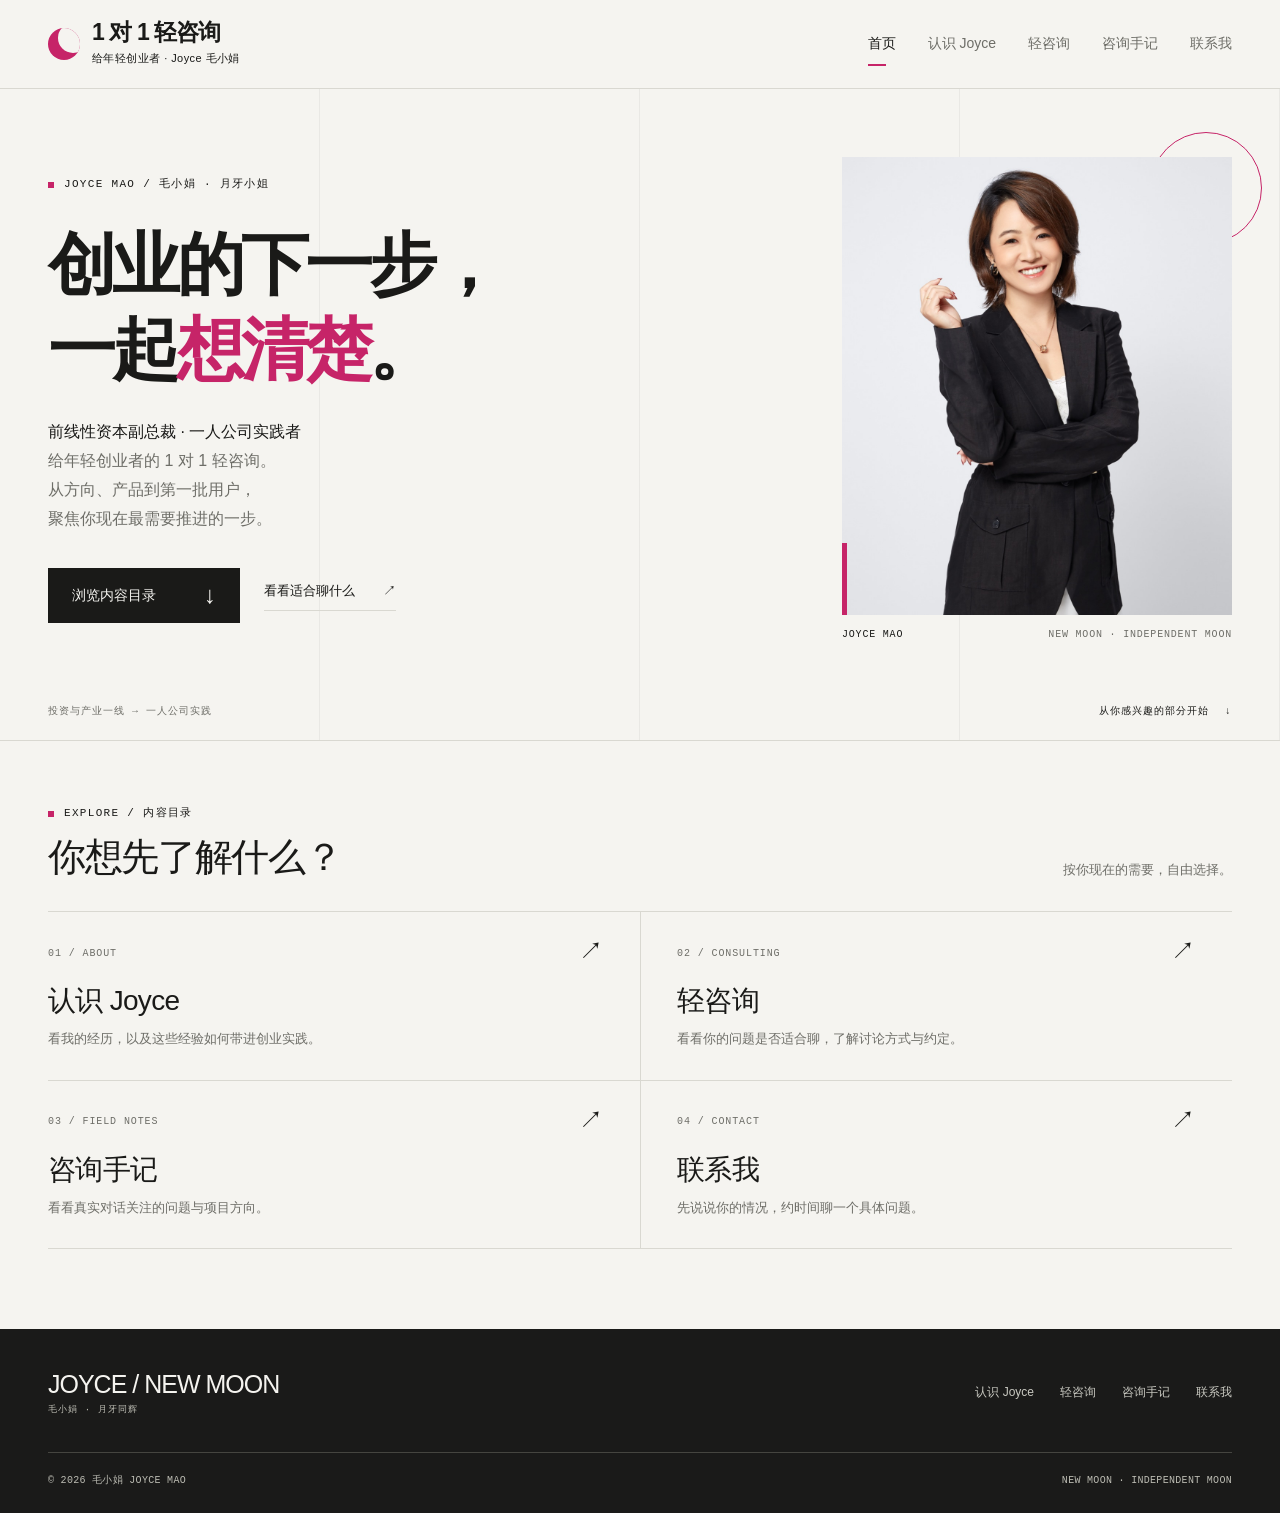
<file: index.html>
<!DOCTYPE html>
<html lang="zh-CN">
<head>
<meta charset="utf-8">
<meta name="viewport" content="width=device-width, initial-scale=1">
<title>毛小娟 Joyce · 月牙小姐</title>
<meta name="description" content="毛小娟 Joyce，前线性资本副总裁、一人公司实践者。给年轻创业者的 1 对 1 轻咨询：一起梳理方向、产品与用户问题，想清楚值得先试的一步。">
<meta property="og:title" content="毛小娟 Joyce · 月牙小姐">
<meta property="og:description" content="毛小娟 Joyce，前线性资本副总裁、一人公司实践者。给年轻创业者的 1 对 1 轻咨询：一起梳理方向、产品与用户问题，想清楚值得先试的一步。">
<meta property="og:type" content="website">
<meta property="og:url" content="https://joycemao2026.github.io/">
<meta property="og:image" content="https://joycemao2026.github.io/assets/photo.jpg">
<link rel="icon" type="image/png" href="assets/favicon.png">
<link rel="stylesheet" href="assets/site.css">
<script src="assets/site.js" defer></script>
<noscript><style>@media(max-width:760px){.desktop-nav{display:flex;flex-wrap:wrap;gap:8px 18px}.desktop-nav a{font-size:12px;padding-block:4px}.menu-toggle{display:none}.header-inner{flex-wrap:wrap;padding-block:16px;gap:16px}}</style></noscript>
</head>
<body data-page="home">
<a class="skip-link" href="#main">跳到内容</a>
<header class="site-header">
  <div class="container header-inner">
    <a class="brand brand--purpose" href="index.html" aria-label="给年轻创业者的 1 对 1 轻咨询 · Joyce 毛小娟 · 首页"><span class="moon-mark" aria-hidden="true"></span><span class="brand-name">1 对 1 轻咨询<span>给年轻创业者 · Joyce 毛小娟</span></span></a>
    <nav class="desktop-nav" aria-label="主导航"><a href="index.html" aria-current="page">首页</a><a href="about.html">认识 Joyce</a><a href="consulting.html">轻咨询</a><a href="notes.html">咨询手记</a><a href="contact.html">联系我</a></nav>
    <button class="menu-toggle" type="button" aria-expanded="false" aria-controls="mobile-menu" aria-label="打开导航菜单"><span class="menu-label">目录</span><span class="menu-bars" aria-hidden="true"><i></i><i></i></span></button>
  </div>
</header>
<div class="mobile-menu" id="mobile-menu" hidden>
  <nav aria-label="移动端主导航"><a href="index.html" aria-current="page"><span aria-hidden="true">00</span>首页</a><a href="about.html"><span aria-hidden="true">01</span>认识 Joyce</a><a href="consulting.html"><span aria-hidden="true">02</span>轻咨询</a><a href="notes.html"><span aria-hidden="true">03</span>咨询手记</a><a href="contact.html"><span aria-hidden="true">04</span>联系我</a></nav>
  <p>NEW MOON<br>INDEPENDENT MOON.</p>
</div>
<main id="main">
<section class="home-hero" aria-labelledby="hero-title">
  <div class="container hero-inner">
    <div class="hero-copy">
      <p class="eyebrow">JOYCE MAO / 毛小娟 · 月牙小姐</p>
      <h1 id="hero-title">创业的下一步，<br>一起<em>想清楚</em>。</h1>
      <p class="hero-intro"><strong>前线性资本副总裁 · 一人公司实践者</strong><br>给年轻创业者的 1 对 1 轻咨询。<br>从方向、产品到第一批用户，<br>聚焦你现在最需要推进的一步。</p>
      <div class="hero-actions">
        <a class="button" href="#explore">浏览内容目录 <span class="arrow" aria-hidden="true">↓</span></a>
        <a class="text-link" href="consulting.html">看看适合聊什么 <span aria-hidden="true">↗</span></a>
      </div>
    </div>
    <figure class="hero-photo">
      <div class="photo-frame"><img src="assets/photo.jpg" alt="毛小娟 Joyce" width="1066" height="1600" fetchpriority="high"></div>
      <figcaption class="photo-caption"><span>JOYCE MAO</span><span>NEW MOON · INDEPENDENT MOON</span></figcaption>
    </figure>
  </div>
  <div class="container hero-foot"><span>投资与产业一线 → 一人公司实践</span><a href="#explore">从你感兴趣的部分开始 <span aria-hidden="true">↓</span></a></div>
</section>
<section class="container directory" id="explore" aria-labelledby="explore-title">
  <div class="section-heading">
    <div><p class="eyebrow">EXPLORE / 内容目录</p><h2 id="explore-title">你想先了解什么？</h2></div>
    <p>按你现在的需要，自由选择。</p>
  </div>
  <div class="category-grid">
    <a class="category" href="about.html"><div class="category-top"><span>01 / ABOUT</span><span class="arrow" aria-hidden="true">↗</span></div><h3>认识 Joyce</h3><p>看我的经历，以及这些经验如何带进创业实践。</p></a>
    <a class="category" href="consulting.html"><div class="category-top"><span>02 / CONSULTING</span><span class="arrow" aria-hidden="true">↗</span></div><h3>轻咨询</h3><p>看看你的问题是否适合聊，了解讨论方式与约定。</p></a>
    <a class="category" href="notes.html"><div class="category-top"><span>03 / FIELD NOTES</span><span class="arrow" aria-hidden="true">↗</span></div><h3>咨询手记</h3><p>看看真实对话关注的问题与项目方向。</p></a>
    <a class="category" href="contact.html"><div class="category-top"><span>04 / CONTACT</span><span class="arrow" aria-hidden="true">↗</span></div><h3>联系我</h3><p>先说说你的情况，约时间聊一个具体问题。</p></a>
  </div>
</section>
</main>
<footer class="site-footer">
  <div class="container">
    <div class="footer-top"><a class="footer-brand" href="index.html">JOYCE / NEW MOON<span>毛小娟 · 月牙同辉</span></a><nav class="footer-nav" aria-label="页脚导航"><a href="about.html">认识 Joyce</a><a href="consulting.html">轻咨询</a><a href="notes.html">咨询手记</a><a href="contact.html">联系我</a></nav></div>
    <div class="footer-bottom"><span>© 2026 毛小娟 JOYCE MAO</span><span>NEW MOON · INDEPENDENT MOON</span></div>
  </div>
</footer>
</body>
</html>
</file>
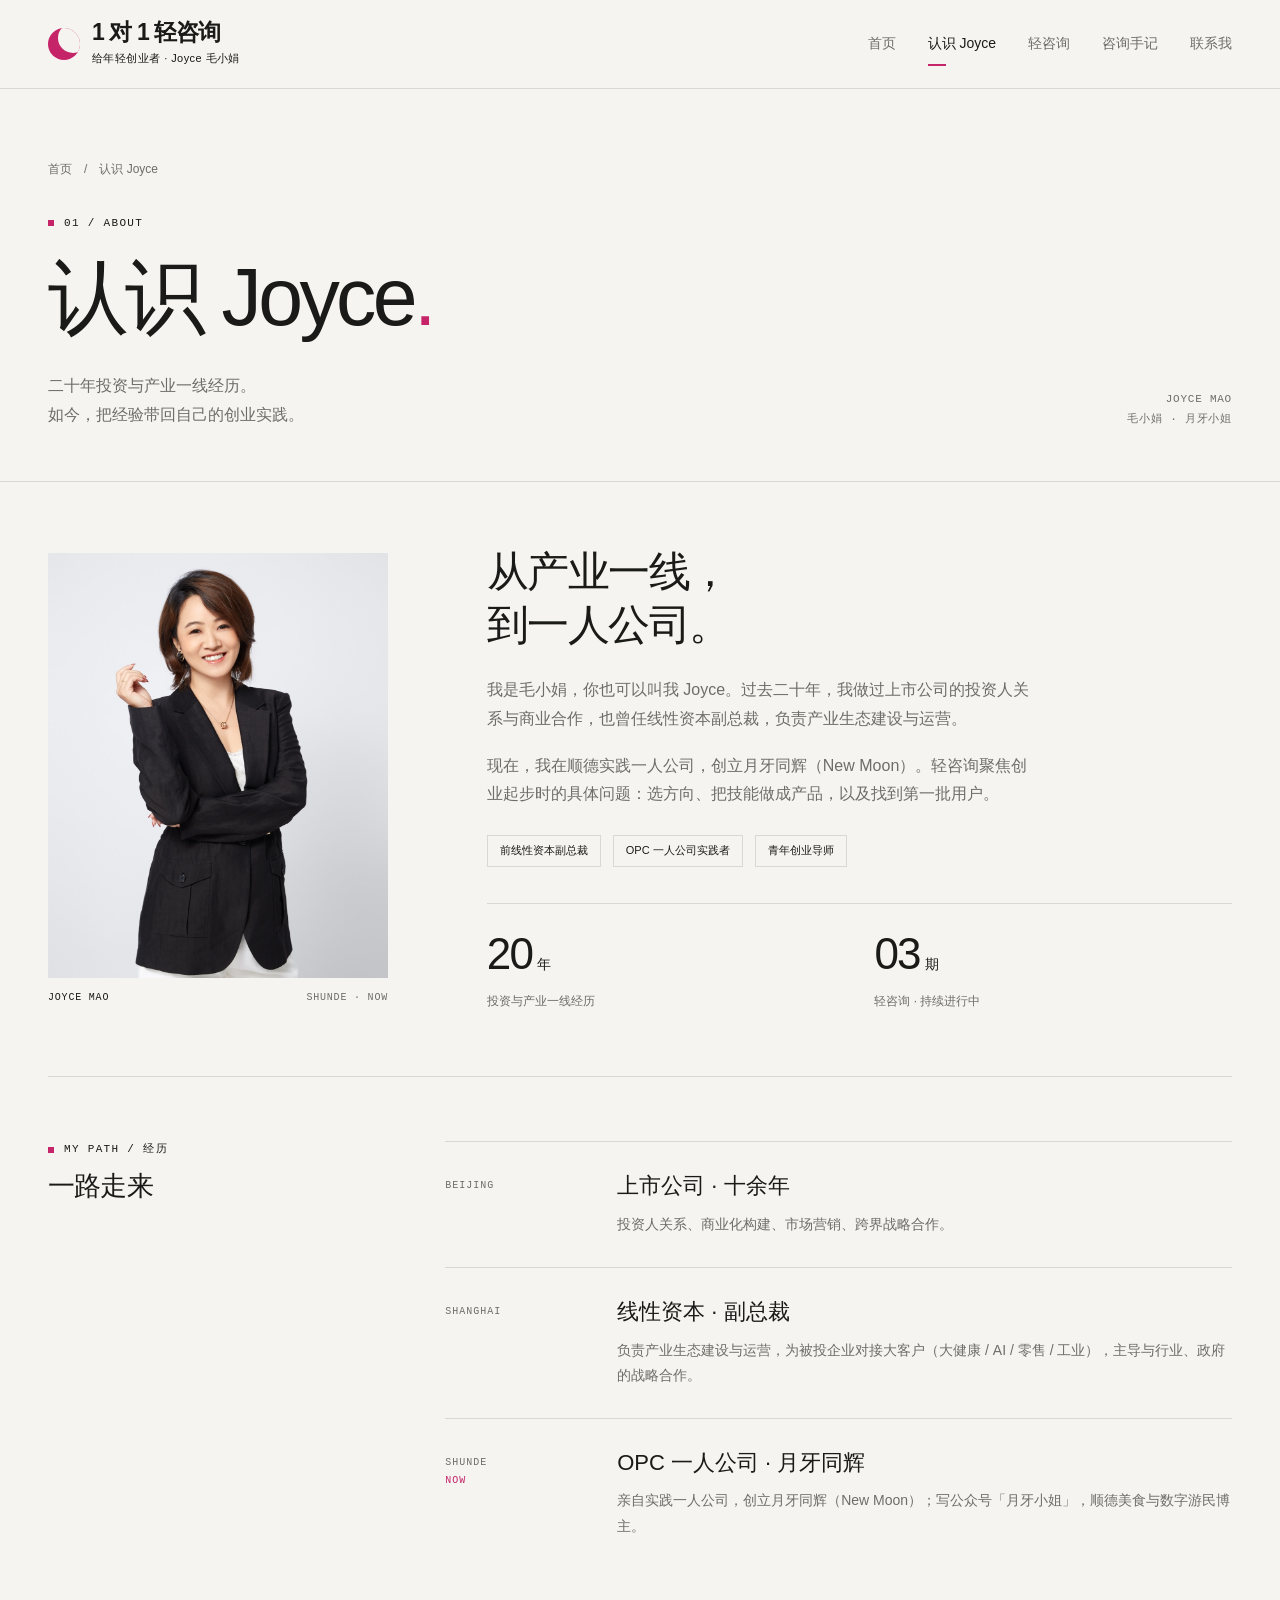
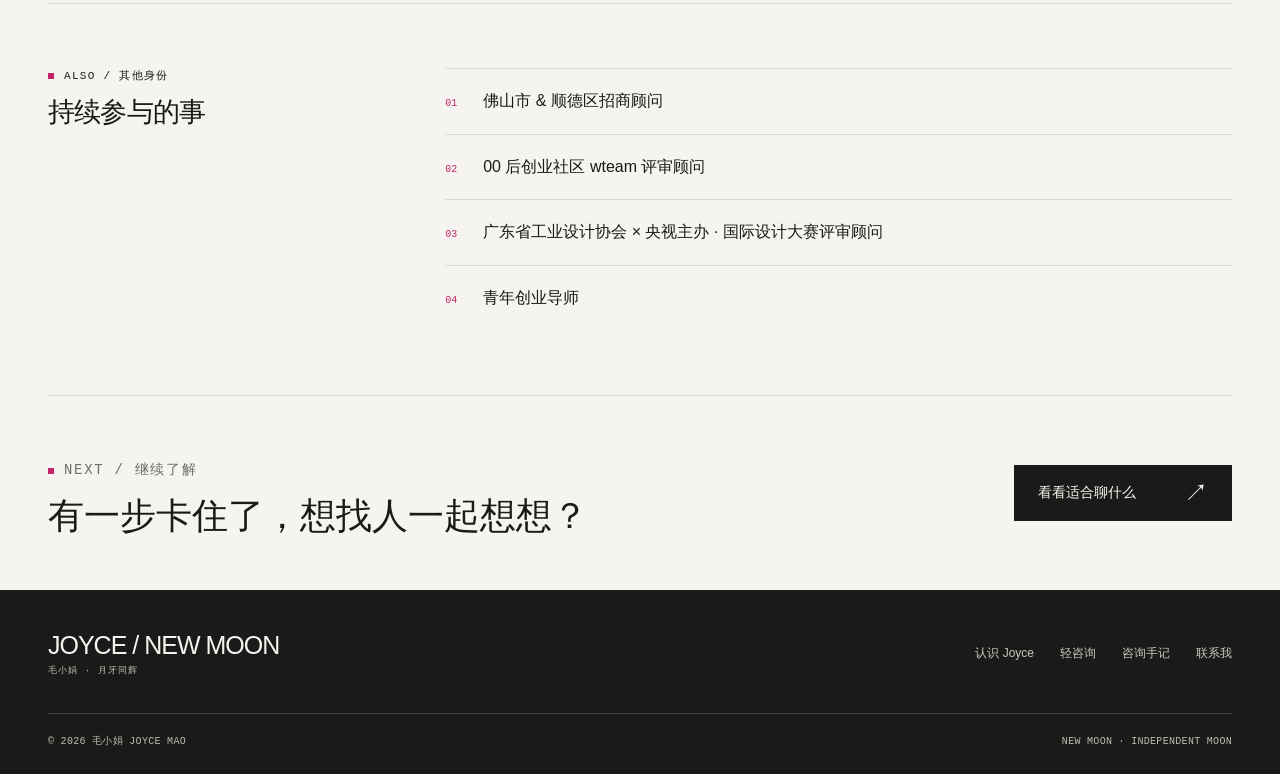
<file: about.html>
<!DOCTYPE html>
<html lang="zh-CN">
<head>
<meta charset="utf-8">
<meta name="viewport" content="width=device-width, initial-scale=1">
<title>认识 Joyce · 毛小娟</title>
<meta name="description" content="认识毛小娟 Joyce：二十年投资与产业一线经历，曾任线性资本副总裁，如今在顺德实践一人公司月牙同辉。">
<meta property="og:title" content="认识 Joyce · 毛小娟">
<meta property="og:description" content="认识毛小娟 Joyce：二十年投资与产业一线经历，曾任线性资本副总裁，如今在顺德实践一人公司月牙同辉。">
<meta property="og:type" content="website">
<meta property="og:url" content="https://joycemao2026.github.io/about.html">
<meta property="og:image" content="https://joycemao2026.github.io/assets/photo.jpg">
<link rel="icon" type="image/png" href="assets/favicon.png">
<link rel="stylesheet" href="assets/site.css">
<script src="assets/site.js" defer></script>
<noscript><style>@media(max-width:760px){.desktop-nav{display:flex;flex-wrap:wrap;gap:8px 18px}.desktop-nav a{font-size:12px;padding-block:4px}.menu-toggle{display:none}.header-inner{flex-wrap:wrap;padding-block:16px;gap:16px}}</style></noscript>
</head>
<body data-page="about">
<a class="skip-link" href="#main">跳到内容</a>
<header class="site-header">
  <div class="container header-inner">
    <a class="brand brand--purpose" href="index.html" aria-label="给年轻创业者的 1 对 1 轻咨询 · Joyce 毛小娟 · 首页"><span class="moon-mark" aria-hidden="true"></span><span class="brand-name">1 对 1 轻咨询<span>给年轻创业者 · Joyce 毛小娟</span></span></a>
    <nav class="desktop-nav" aria-label="主导航"><a href="index.html">首页</a><a href="about.html" aria-current="page">认识 Joyce</a><a href="consulting.html">轻咨询</a><a href="notes.html">咨询手记</a><a href="contact.html">联系我</a></nav>
    <button class="menu-toggle" type="button" aria-expanded="false" aria-controls="mobile-menu" aria-label="打开导航菜单"><span class="menu-label">目录</span><span class="menu-bars" aria-hidden="true"><i></i><i></i></span></button>
  </div>
</header>
<div class="mobile-menu" id="mobile-menu" hidden>
  <nav aria-label="移动端主导航"><a href="index.html"><span aria-hidden="true">00</span>首页</a><a href="about.html" aria-current="page"><span aria-hidden="true">01</span>认识 Joyce</a><a href="consulting.html"><span aria-hidden="true">02</span>轻咨询</a><a href="notes.html"><span aria-hidden="true">03</span>咨询手记</a><a href="contact.html"><span aria-hidden="true">04</span>联系我</a></nav>
  <p>NEW MOON<br>INDEPENDENT MOON.</p>
</div>
<main id="main">
<section class="page-heading"><div class="container">
  <nav class="breadcrumb" aria-label="面包屑"><a href="index.html">首页</a><span aria-hidden="true">/</span><span>认识 Joyce</span></nav>
  <div class="heading-row"><div><p class="eyebrow">01 / ABOUT</p><h1>认识 Joyce<span class="accent">.</span></h1><p class="lead">二十年投资与产业一线经历。<br>如今，把经验带回自己的创业实践。</p></div><p class="heading-aside">JOYCE MAO<br>毛小娟 · 月牙小姐</p></div>
</div></section>
<div class="container">
  <section class="about-intro" aria-labelledby="about-intro-title">
    <figure class="about-photo"><img src="assets/photo.jpg" alt="毛小娟 Joyce" width="1066" height="1600"><figcaption class="photo-caption"><span>JOYCE MAO</span><span>SHUNDE · NOW</span></figcaption></figure>
    <div class="about-copy"><h2 id="about-intro-title">从产业一线，<br>到一人公司。</h2><p>我是毛小娟，你也可以叫我 Joyce。过去二十年，我做过上市公司的投资人关系与商业合作，也曾任线性资本副总裁，负责产业生态建设与运营。</p><p>现在，我在顺德实践一人公司，创立月牙同辉（New Moon）。轻咨询聚焦创业起步时的具体问题：选方向、把技能做成产品，以及找到第一批用户。</p>
      <div class="credentials"><span>前线性资本副总裁</span><span>OPC 一人公司实践者</span><span>青年创业导师</span></div>
      <div class="facts"><div class="fact"><strong>20<small>年</small></strong><p>投资与产业一线经历</p></div><div class="fact"><strong>03<small>期</small></strong><p>轻咨询 · 持续进行中</p></div></div>
    </div>
  </section>
  <section class="split-section" aria-labelledby="path-title"><div class="section-label"><p class="eyebrow">MY PATH / 经历</p><h2 id="path-title">一路走来</h2></div>
    <div class="timeline">
      <article><p class="place">BEIJING</p><div><h3>上市公司 · 十余年</h3><p>投资人关系、商业化构建、市场营销、跨界战略合作。</p></div></article>
      <article><p class="place">SHANGHAI</p><div><h3>线性资本 · 副总裁</h3><p>负责产业生态建设与运营，为被投企业对接大客户（大健康 / AI / 零售 / 工业），主导与行业、政府的战略合作。</p></div></article>
      <article><p class="place">SHUNDE <span>NOW</span></p><div><h3>OPC 一人公司 · 月牙同辉</h3><p>亲自实践一人公司，创立月牙同辉（New Moon）；写公众号「月牙小姐」，顺德美食与数字游民博主。</p></div></article>
    </div>
  </section>
  <section class="split-section" aria-labelledby="roles-title"><div class="section-label"><p class="eyebrow">ALSO / 其他身份</p><h2 id="roles-title">持续参与的事</h2></div><ul class="role-list">
    <li><span>01</span>佛山市 &amp; 顺德区招商顾问</li>
    <li><span>02</span>00 后创业社区 wteam 评审顾问</li>
    <li><span>03</span>广东省工业设计协会 × 央视主办 · 国际设计大赛评审顾问</li>
    <li><span>04</span>青年创业导师</li>
  </ul></section>
  <section class="next-step"><div><p class="eyebrow">NEXT / 继续了解</p><h2>有一步卡住了，想找人一起想想？</h2></div><a class="button" href="consulting.html">看看适合聊什么 <span class="arrow" aria-hidden="true">↗</span></a></section>
</div>
</main>
<footer class="site-footer">
  <div class="container">
    <div class="footer-top"><a class="footer-brand" href="index.html">JOYCE / NEW MOON<span>毛小娟 · 月牙同辉</span></a><nav class="footer-nav" aria-label="页脚导航"><a href="about.html">认识 Joyce</a><a href="consulting.html">轻咨询</a><a href="notes.html">咨询手记</a><a href="contact.html">联系我</a></nav></div>
    <div class="footer-bottom"><span>© 2026 毛小娟 JOYCE MAO</span><span>NEW MOON · INDEPENDENT MOON</span></div>
  </div>
</footer>
</body>
</html>
</file>
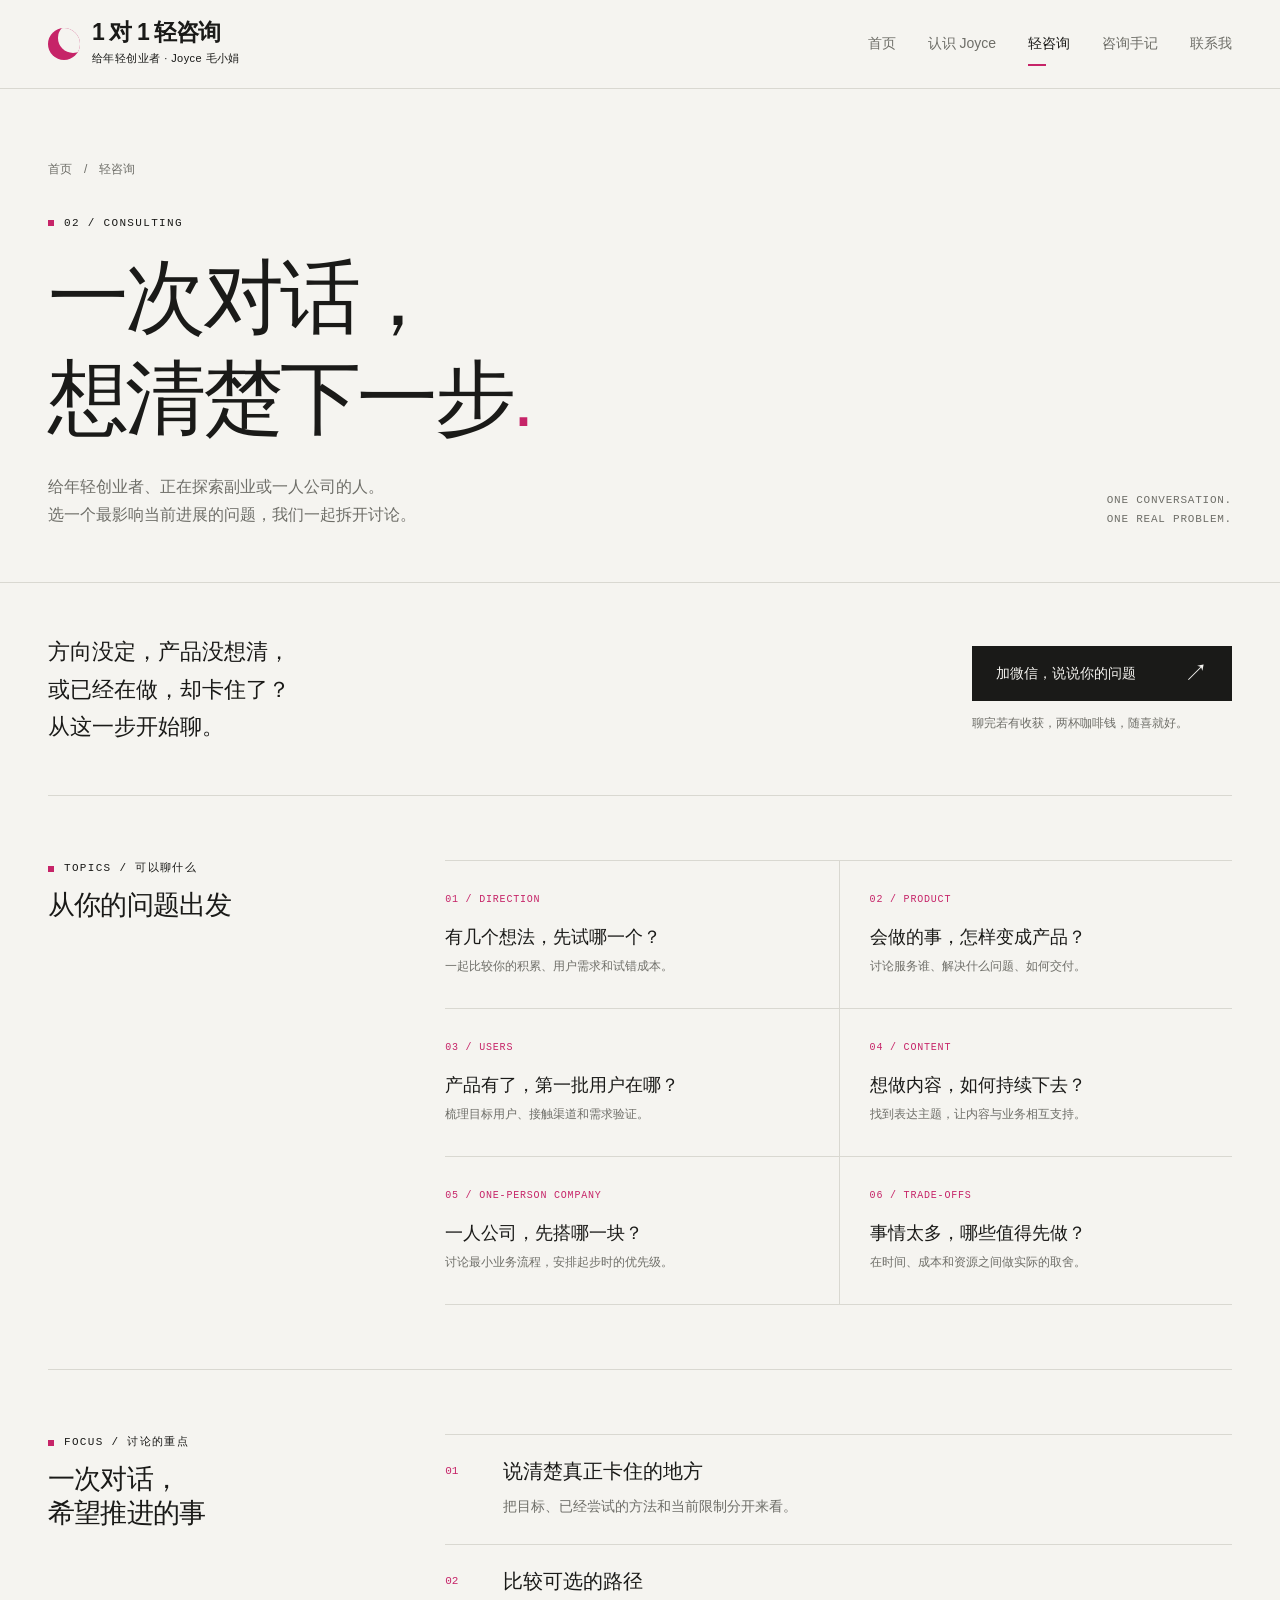
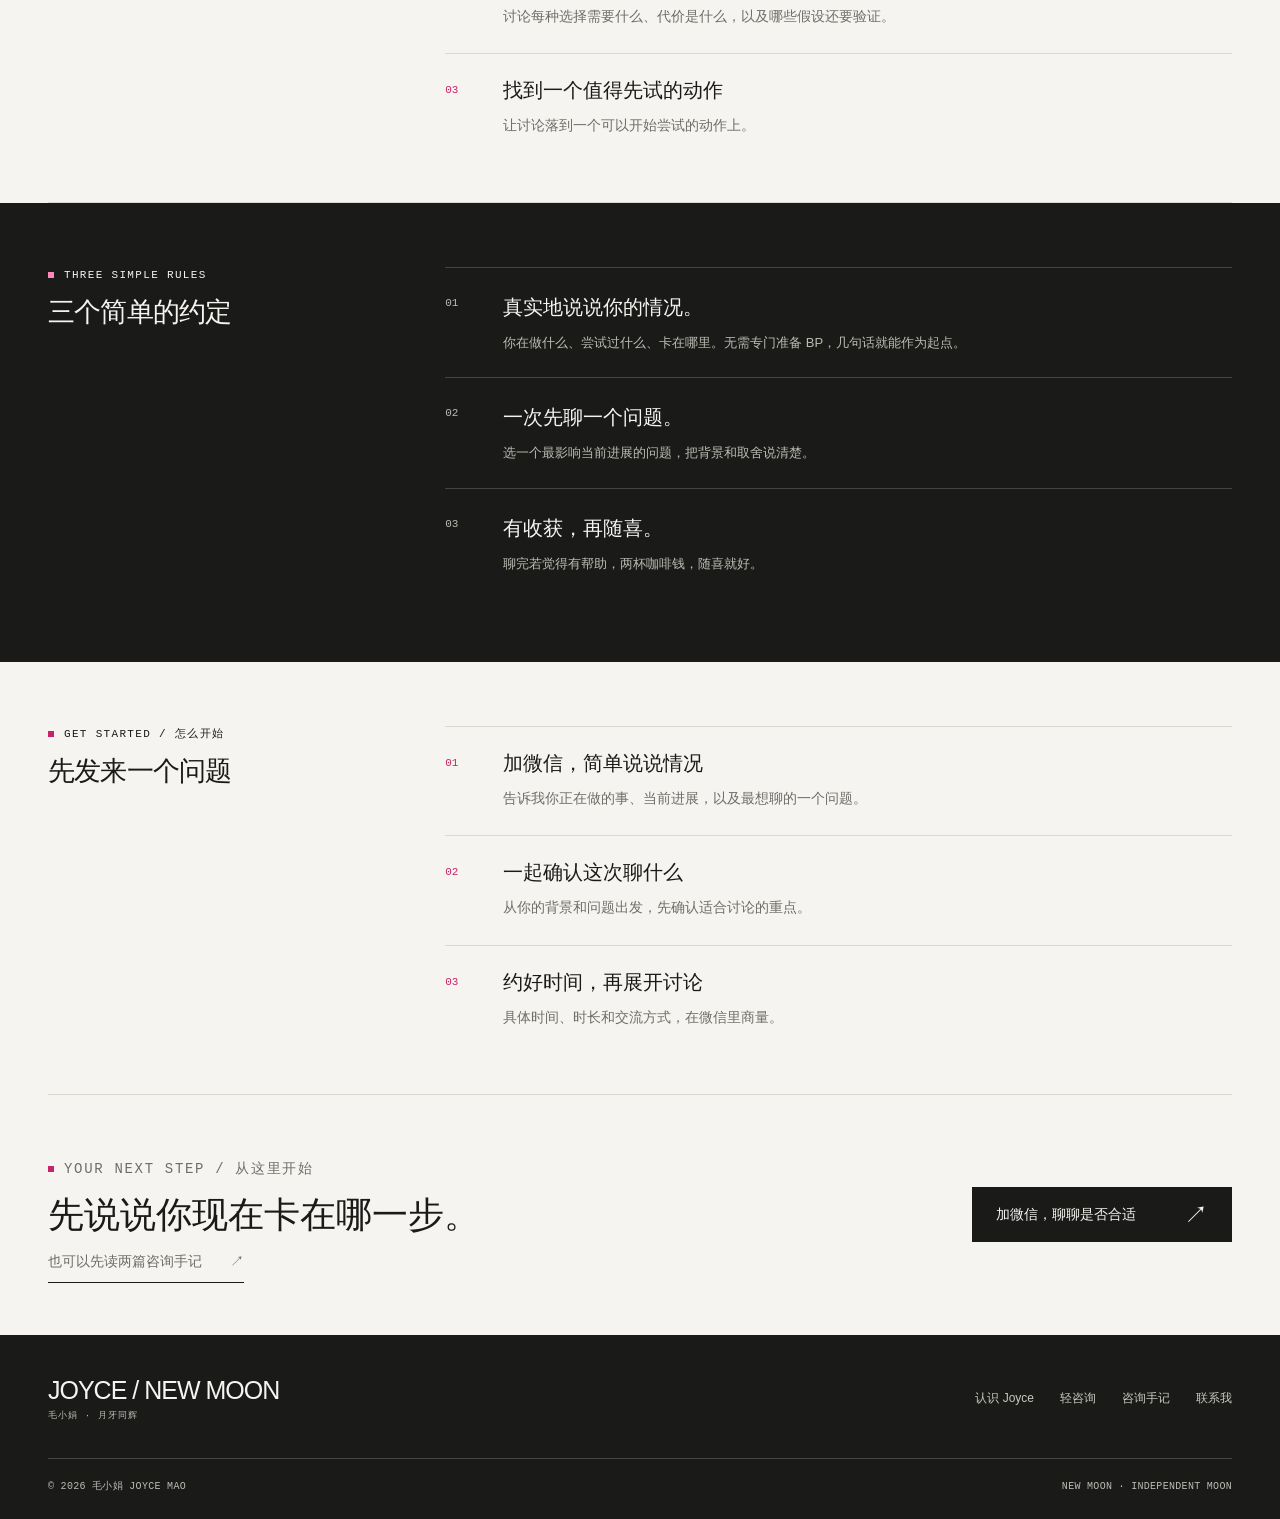
<file: consulting.html>
<!DOCTYPE html>
<html lang="zh-CN">
<head>
<meta charset="utf-8">
<meta name="viewport" content="width=device-width, initial-scale=1">
<title>轻咨询 · 毛小娟 Joyce</title>
<meta name="description" content="面向年轻创业者，以及正在探索副业或一人公司的人。1 对 1 轻咨询，一起拆解方向、产品与用户问题，想清楚值得先试的一步。">
<meta property="og:title" content="轻咨询 · 毛小娟 Joyce">
<meta property="og:description" content="面向年轻创业者，以及正在探索副业或一人公司的人。1 对 1 轻咨询，一起拆解方向、产品与用户问题，想清楚值得先试的一步。">
<meta property="og:type" content="website">
<meta property="og:url" content="https://joycemao2026.github.io/consulting.html">
<meta property="og:image" content="https://joycemao2026.github.io/assets/photo.jpg">
<link rel="icon" type="image/png" href="assets/favicon.png">
<link rel="stylesheet" href="assets/site.css">
<script src="assets/site.js" defer></script>
<noscript><style>@media(max-width:760px){.desktop-nav{display:flex;flex-wrap:wrap;gap:8px 18px}.desktop-nav a{font-size:12px;padding-block:4px}.menu-toggle{display:none}.header-inner{flex-wrap:wrap;padding-block:16px;gap:16px}}</style></noscript>
</head>
<body data-page="consulting">
<a class="skip-link" href="#main">跳到内容</a>
<header class="site-header">
  <div class="container header-inner">
    <a class="brand brand--purpose" href="index.html" aria-label="给年轻创业者的 1 对 1 轻咨询 · Joyce 毛小娟 · 首页"><span class="moon-mark" aria-hidden="true"></span><span class="brand-name">1 对 1 轻咨询<span>给年轻创业者 · Joyce 毛小娟</span></span></a>
    <nav class="desktop-nav" aria-label="主导航"><a href="index.html">首页</a><a href="about.html">认识 Joyce</a><a href="consulting.html" aria-current="page">轻咨询</a><a href="notes.html">咨询手记</a><a href="contact.html">联系我</a></nav>
    <button class="menu-toggle" type="button" aria-expanded="false" aria-controls="mobile-menu" aria-label="打开导航菜单"><span class="menu-label">目录</span><span class="menu-bars" aria-hidden="true"><i></i><i></i></span></button>
  </div>
</header>
<div class="mobile-menu" id="mobile-menu" hidden>
  <nav aria-label="移动端主导航"><a href="index.html"><span aria-hidden="true">00</span>首页</a><a href="about.html"><span aria-hidden="true">01</span>认识 Joyce</a><a href="consulting.html" aria-current="page"><span aria-hidden="true">02</span>轻咨询</a><a href="notes.html"><span aria-hidden="true">03</span>咨询手记</a><a href="contact.html"><span aria-hidden="true">04</span>联系我</a></nav>
  <p>NEW MOON<br>INDEPENDENT MOON.</p>
</div>
<main id="main">
<section class="page-heading"><div class="container">
  <nav class="breadcrumb" aria-label="面包屑"><a href="index.html">首页</a><span aria-hidden="true">/</span><span>轻咨询</span></nav>
  <div class="heading-row"><div><p class="eyebrow">02 / CONSULTING</p><h1>一次对话，<br>想清楚下一步<span class="accent">.</span></h1><p class="lead">给年轻创业者、正在探索副业或一人公司的人。<br>选一个最影响当前进展的问题，我们一起拆开讨论。</p></div><p class="heading-aside">ONE CONVERSATION.<br>ONE REAL PROBLEM.</p></div>
</div></section>
<div class="container">
  <section class="consult-intro" aria-label="轻咨询介绍"><p>方向没定，产品没想清，<br>或已经在做，却卡住了？<br>从这一步开始聊。</p><div class="consult-cta"><a class="button" href="contact.html#wechat">加微信，说说你的问题 <span class="arrow" aria-hidden="true">↗</span></a><p class="consult-fee">聊完若有收获，两杯咖啡钱，随喜就好。</p></div></section>
  <section class="split-section" aria-labelledby="topics-title"><div class="section-label"><p class="eyebrow">TOPICS / 可以聊什么</p><h2 id="topics-title">从你的问题出发</h2></div><div class="topic-list">
    <article class="topic"><span>01 / DIRECTION</span><h3>有几个想法，先试哪一个？</h3><p>一起比较你的积累、用户需求和试错成本。</p></article>
    <article class="topic"><span>02 / PRODUCT</span><h3>会做的事，怎样变成产品？</h3><p>讨论服务谁、解决什么问题、如何交付。</p></article>
    <article class="topic"><span>03 / USERS</span><h3>产品有了，第一批用户在哪？</h3><p>梳理目标用户、接触渠道和需求验证。</p></article>
    <article class="topic"><span>04 / CONTENT</span><h3>想做内容，如何持续下去？</h3><p>找到表达主题，让内容与业务相互支持。</p></article>
    <article class="topic"><span>05 / ONE-PERSON COMPANY</span><h3>一人公司，先搭哪一块？</h3><p>讨论最小业务流程，安排起步时的优先级。</p></article>
    <article class="topic"><span>06 / TRADE-OFFS</span><h3>事情太多，哪些值得先做？</h3><p>在时间、成本和资源之间做实际的取舍。</p></article>
  </div></section>
  <section class="split-section" aria-labelledby="discussion-title"><div class="section-label"><p class="eyebrow">FOCUS / 讨论的重点</p><h2 id="discussion-title">一次对话，<br>希望推进的事</h2></div><ol class="consult-list">
    <li><span>01</span><div><h3>说清楚真正卡住的地方</h3><p>把目标、已经尝试的方法和当前限制分开来看。</p></div></li>
    <li><span>02</span><div><h3>比较可选的路径</h3><p>讨论每种选择需要什么、代价是什么，以及哪些假设还要验证。</p></div></li>
    <li><span>03</span><div><h3>找到一个值得先试的动作</h3><p>让讨论落到一个可以开始尝试的动作上。</p></div></li>
  </ol></section>
</div>
<section class="rules-panel" aria-labelledby="rules-title"><div class="container split-section">
  <div class="section-label"><p class="eyebrow">THREE SIMPLE RULES</p><h2 id="rules-title">三个简单的约定</h2></div>
  <div>
    <div class="rule"><span>01</span><div><h3>真实地说说你的情况。</h3><p>你在做什么、尝试过什么、卡在哪里。无需专门准备 BP，几句话就能作为起点。</p></div></div>
    <div class="rule"><span>02</span><div><h3>一次先聊一个问题。</h3><p>选一个最影响当前进展的问题，把背景和取舍说清楚。</p></div></div>
    <div class="rule"><span>03</span><div><h3>有收获，再随喜。</h3><p>聊完若觉得有帮助，两杯咖啡钱，随喜就好。</p></div></div>
  </div>
</div></section>
<div class="container">
  <section class="split-section" aria-labelledby="booking-title"><div class="section-label"><p class="eyebrow">GET STARTED / 怎么开始</p><h2 id="booking-title">先发来一个问题</h2></div><ol class="consult-list">
    <li><span>01</span><div><h3>加微信，简单说说情况</h3><p>告诉我你正在做的事、当前进展，以及最想聊的一个问题。</p></div></li>
    <li><span>02</span><div><h3>一起确认这次聊什么</h3><p>从你的背景和问题出发，先确认适合讨论的重点。</p></div></li>
    <li><span>03</span><div><h3>约好时间，再展开讨论</h3><p>具体时间、时长和交流方式，在微信里商量。</p></div></li>
  </ol></section>
  <section class="next-step"><div><p class="eyebrow">YOUR NEXT STEP / 从这里开始</p><h2>先说说你现在卡在哪一步。</h2><p><a class="text-link" href="notes.html">也可以先读两篇咨询手记 <span aria-hidden="true">↗</span></a></p></div><a class="button" href="contact.html#wechat">加微信，聊聊是否合适 <span class="arrow" aria-hidden="true">↗</span></a></section>
</div>
</main>
<footer class="site-footer">
  <div class="container">
    <div class="footer-top"><a class="footer-brand" href="index.html">JOYCE / NEW MOON<span>毛小娟 · 月牙同辉</span></a><nav class="footer-nav" aria-label="页脚导航"><a href="about.html">认识 Joyce</a><a href="consulting.html">轻咨询</a><a href="notes.html">咨询手记</a><a href="contact.html">联系我</a></nav></div>
    <div class="footer-bottom"><span>© 2026 毛小娟 JOYCE MAO</span><span>NEW MOON · INDEPENDENT MOON</span></div>
  </div>
</footer>
</body>
</html>
</file>
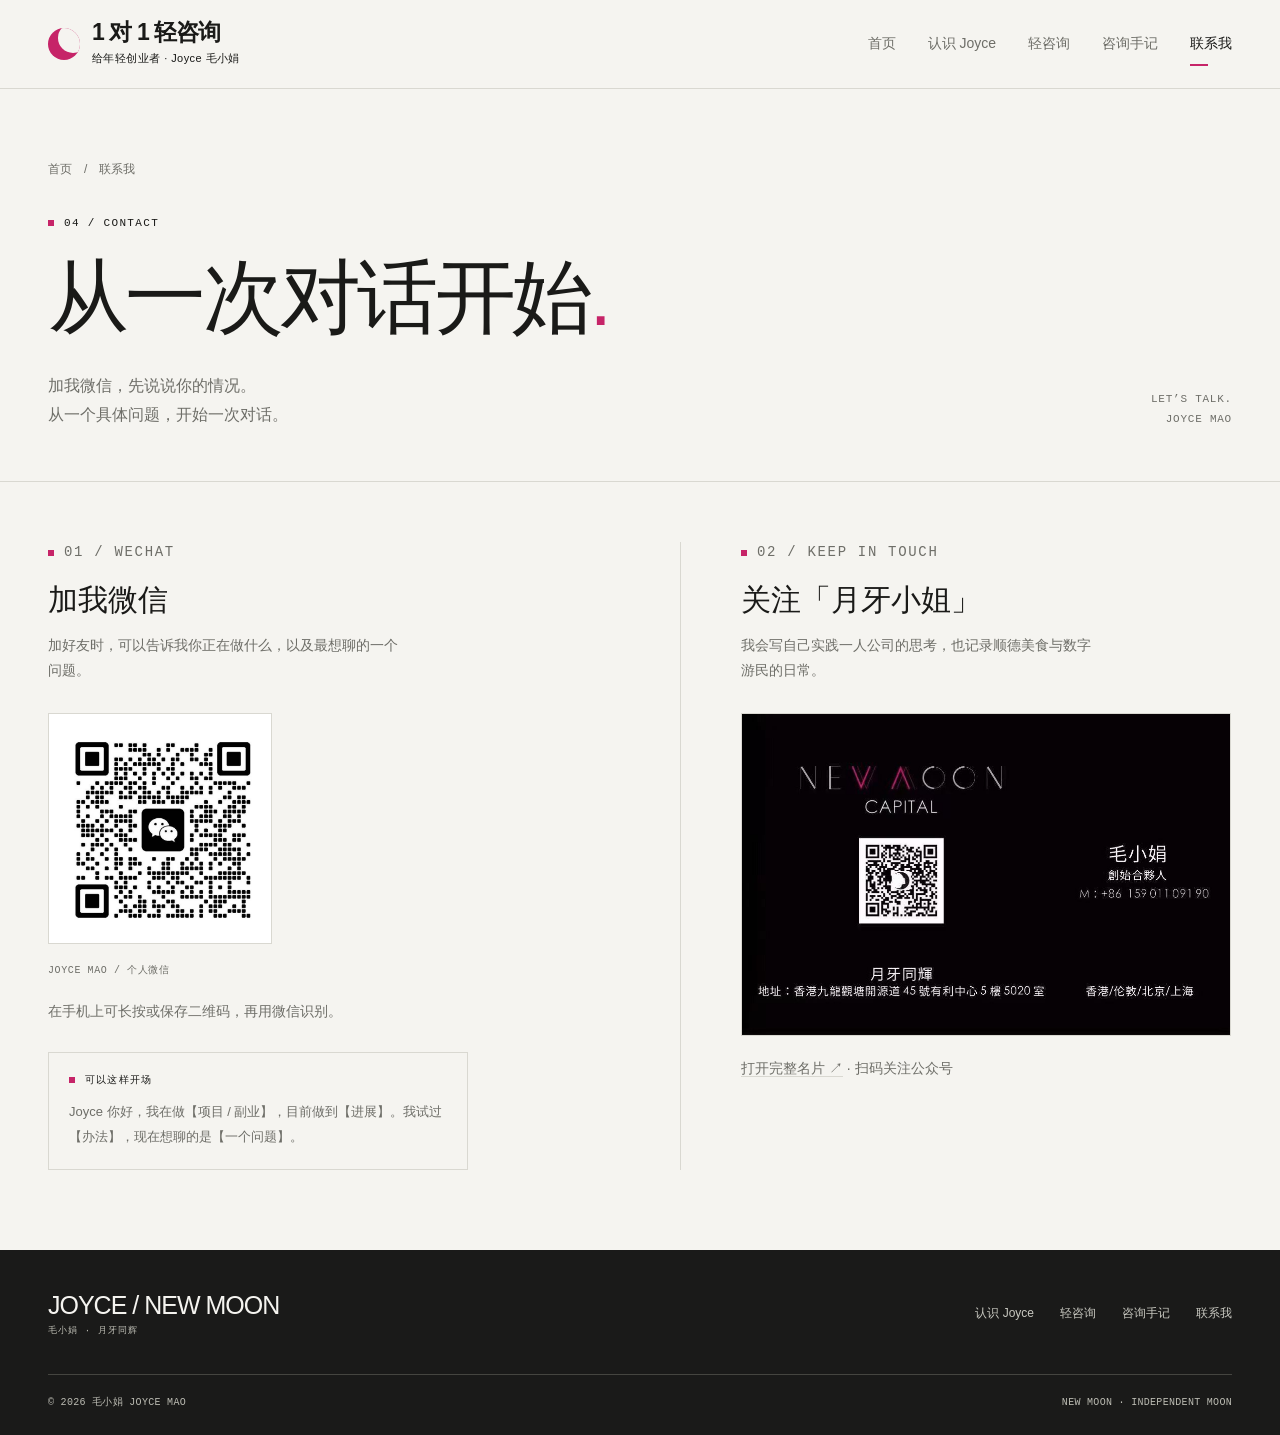
<file: contact.html>
<!DOCTYPE html>
<html lang="zh-CN">
<head>
<meta charset="utf-8">
<meta name="viewport" content="width=device-width, initial-scale=1">
<title>联系我 · 毛小娟 Joyce</title>
<meta name="description" content="加毛小娟 Joyce 的微信，简单说说你在做什么、试过什么、最想聊的一个问题。也可关注公众号「月牙小姐」。">
<meta property="og:title" content="联系我 · 毛小娟 Joyce">
<meta property="og:description" content="加毛小娟 Joyce 的微信，简单说说你在做什么、试过什么、最想聊的一个问题。也可关注公众号「月牙小姐」。">
<meta property="og:type" content="website">
<meta property="og:url" content="https://joycemao2026.github.io/contact.html">
<meta property="og:image" content="https://joycemao2026.github.io/assets/photo.jpg">
<link rel="icon" type="image/png" href="assets/favicon.png">
<link rel="stylesheet" href="assets/site.css">
<script src="assets/site.js" defer></script>
<noscript><style>@media(max-width:760px){.desktop-nav{display:flex;flex-wrap:wrap;gap:8px 18px}.desktop-nav a{font-size:12px;padding-block:4px}.menu-toggle{display:none}.header-inner{flex-wrap:wrap;padding-block:16px;gap:16px}}</style></noscript>
</head>
<body data-page="contact">
<a class="skip-link" href="#main">跳到内容</a>
<header class="site-header">
  <div class="container header-inner">
    <a class="brand brand--purpose" href="index.html" aria-label="给年轻创业者的 1 对 1 轻咨询 · Joyce 毛小娟 · 首页"><span class="moon-mark" aria-hidden="true"></span><span class="brand-name">1 对 1 轻咨询<span>给年轻创业者 · Joyce 毛小娟</span></span></a>
    <nav class="desktop-nav" aria-label="主导航"><a href="index.html">首页</a><a href="about.html">认识 Joyce</a><a href="consulting.html">轻咨询</a><a href="notes.html">咨询手记</a><a href="contact.html" aria-current="page">联系我</a></nav>
    <button class="menu-toggle" type="button" aria-expanded="false" aria-controls="mobile-menu" aria-label="打开导航菜单"><span class="menu-label">目录</span><span class="menu-bars" aria-hidden="true"><i></i><i></i></span></button>
  </div>
</header>
<div class="mobile-menu" id="mobile-menu" hidden>
  <nav aria-label="移动端主导航"><a href="index.html"><span aria-hidden="true">00</span>首页</a><a href="about.html"><span aria-hidden="true">01</span>认识 Joyce</a><a href="consulting.html"><span aria-hidden="true">02</span>轻咨询</a><a href="notes.html"><span aria-hidden="true">03</span>咨询手记</a><a href="contact.html" aria-current="page"><span aria-hidden="true">04</span>联系我</a></nav>
  <p>NEW MOON<br>INDEPENDENT MOON.</p>
</div>
<main id="main">
<section class="page-heading"><div class="container">
  <nav class="breadcrumb" aria-label="面包屑"><a href="index.html">首页</a><span aria-hidden="true">/</span><span>联系我</span></nav>
  <div class="heading-row"><div><p class="eyebrow">04 / CONTACT</p><h1>从一次对话<span class="contact-heading-end">开始<span class="accent">.</span></span></h1><p class="lead">加我微信，先说说你的情况。<br>从一个具体问题，开始一次对话。</p></div><p class="heading-aside">LET’S TALK.<br>JOYCE MAO</p></div>
</div></section>
<div class="container contact-layout">
  <section class="contact-column" id="wechat" aria-labelledby="wechat-title"><p class="eyebrow">01 / WECHAT</p><h2 id="wechat-title">加我微信</h2><p>加好友时，可以告诉我你正在做什么，以及最想聊的一个问题。</p>
    <!-- 更换个人微信二维码：替换 assets/wechat-qr.jpg。 -->
    <div class="qr-frame"><img src="assets/wechat-qr.jpg" alt="毛小娟的个人微信二维码" width="652" height="674"></div>
    <div class="contact-caption">JOYCE MAO / 个人微信</div>
    <p class="contact-tip">在手机上可长按或保存二维码，再用微信识别。</p>
    <div class="message-example"><p class="eyebrow">可以这样开场</p><p>Joyce 你好，我在做【项目 / 副业】，目前做到【进展】。我试过【办法】，现在想聊的是【一个问题】。</p></div>
  </section>
  <section class="contact-column" aria-labelledby="newsletter-title"><p class="eyebrow">02 / KEEP IN TOUCH</p><h2 id="newsletter-title">关注「月牙小姐」</h2><p>我会写自己实践一人公司的思考，也记录顺德美食与数字游民的日常。</p>
    <!-- 更换名片：替换 assets/card.jpg，公众号二维码在名片上。 -->
    <a href="assets/card.jpg" aria-label="打开完整个人名片，查看公众号二维码"><img class="card-img" src="assets/card.jpg" alt="月牙同辉 New Moon Capital 名片，含公众号二维码" width="973" height="639"></a>
    <p class="contact-tip"><a href="assets/card.jpg">打开完整名片 <span aria-hidden="true">↗</span></a> · 扫码关注公众号</p>
  </section>
</div>
</main>
<footer class="site-footer">
  <div class="container">
    <div class="footer-top"><a class="footer-brand" href="index.html">JOYCE / NEW MOON<span>毛小娟 · 月牙同辉</span></a><nav class="footer-nav" aria-label="页脚导航"><a href="about.html">认识 Joyce</a><a href="consulting.html">轻咨询</a><a href="notes.html">咨询手记</a><a href="contact.html">联系我</a></nav></div>
    <div class="footer-bottom"><span>© 2026 毛小娟 JOYCE MAO</span><span>NEW MOON · INDEPENDENT MOON</span></div>
  </div>
</footer>
</body>
</html>
</file>
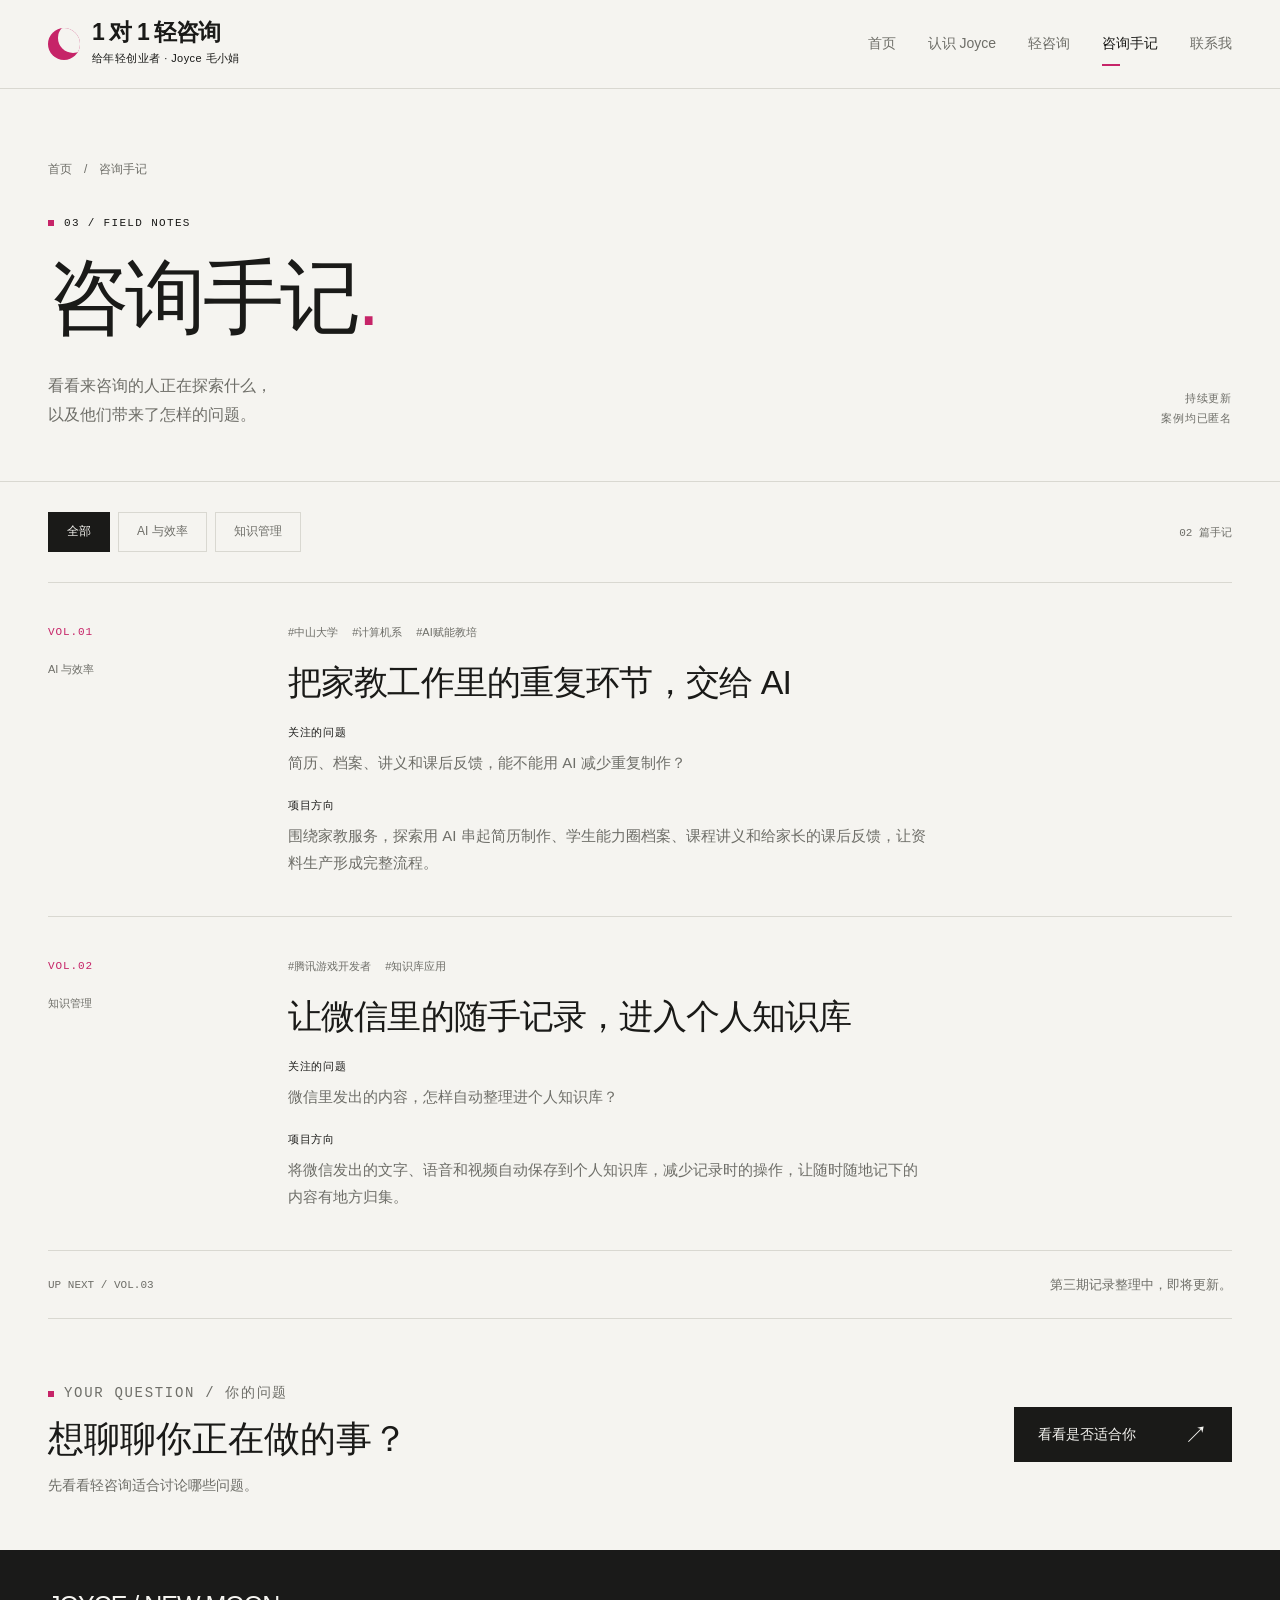
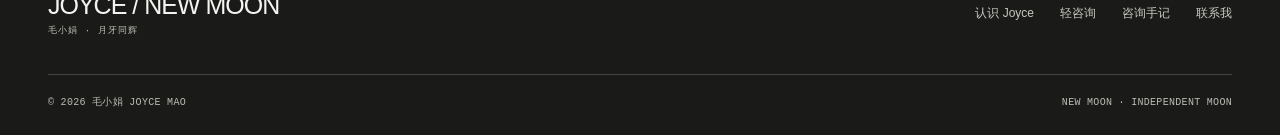
<file: notes.html>
<!DOCTYPE html>
<html lang="zh-CN">
<head>
<meta charset="utf-8">
<meta name="viewport" content="width=device-width, initial-scale=1">
<title>咨询手记 · 毛小娟 Joyce</title>
<meta name="description" content="Joyce 的匿名咨询手记：AI 辅助家教服务、微信记录与个人知识库。阅读每次对话关注的问题和项目方向。">
<meta property="og:title" content="咨询手记 · 毛小娟 Joyce">
<meta property="og:description" content="Joyce 的匿名咨询手记：AI 辅助家教服务、微信记录与个人知识库。阅读每次对话关注的问题和项目方向。">
<meta property="og:type" content="website">
<meta property="og:url" content="https://joycemao2026.github.io/notes.html">
<meta property="og:image" content="https://joycemao2026.github.io/assets/photo.jpg">
<link rel="icon" type="image/png" href="assets/favicon.png">
<link rel="stylesheet" href="assets/site.css">
<script src="assets/site.js" defer></script>
<noscript><style>@media(max-width:760px){.desktop-nav{display:flex;flex-wrap:wrap;gap:8px 18px}.desktop-nav a{font-size:12px;padding-block:4px}.menu-toggle{display:none}.header-inner{flex-wrap:wrap;padding-block:16px;gap:16px}}</style></noscript>
</head>
<body data-page="notes">
<a class="skip-link" href="#main">跳到内容</a>
<header class="site-header">
  <div class="container header-inner">
    <a class="brand brand--purpose" href="index.html" aria-label="给年轻创业者的 1 对 1 轻咨询 · Joyce 毛小娟 · 首页"><span class="moon-mark" aria-hidden="true"></span><span class="brand-name">1 对 1 轻咨询<span>给年轻创业者 · Joyce 毛小娟</span></span></a>
    <nav class="desktop-nav" aria-label="主导航"><a href="index.html">首页</a><a href="about.html">认识 Joyce</a><a href="consulting.html">轻咨询</a><a href="notes.html" aria-current="page">咨询手记</a><a href="contact.html">联系我</a></nav>
    <button class="menu-toggle" type="button" aria-expanded="false" aria-controls="mobile-menu" aria-label="打开导航菜单"><span class="menu-label">目录</span><span class="menu-bars" aria-hidden="true"><i></i><i></i></span></button>
  </div>
</header>
<div class="mobile-menu" id="mobile-menu" hidden>
  <nav aria-label="移动端主导航"><a href="index.html"><span aria-hidden="true">00</span>首页</a><a href="about.html"><span aria-hidden="true">01</span>认识 Joyce</a><a href="consulting.html"><span aria-hidden="true">02</span>轻咨询</a><a href="notes.html" aria-current="page"><span aria-hidden="true">03</span>咨询手记</a><a href="contact.html"><span aria-hidden="true">04</span>联系我</a></nav>
  <p>NEW MOON<br>INDEPENDENT MOON.</p>
</div>
<main id="main">
<section class="page-heading"><div class="container">
  <nav class="breadcrumb" aria-label="面包屑"><a href="index.html">首页</a><span aria-hidden="true">/</span><span>咨询手记</span></nav>
  <div class="heading-row"><div><p class="eyebrow">03 / FIELD NOTES</p><h1>咨询手记<span class="accent">.</span></h1><p class="lead">看看来咨询的人正在探索什么，<br>以及他们带来了怎样的问题。</p></div><p class="heading-aside">持续更新<br>案例均已匿名</p></div>
</div></section>
<div class="container">
  <div class="notes-toolbar"><div class="filters" role="group" aria-label="按主题筛选咨询手记">
    <button class="filter" type="button" data-note-filter="all" aria-pressed="true" aria-controls="notes-list" hidden>全部</button>
    <button class="filter" type="button" data-note-filter="ai" aria-pressed="false" aria-controls="notes-list" hidden>AI 与效率</button>
    <button class="filter" type="button" data-note-filter="knowledge" aria-pressed="false" aria-controls="notes-list" hidden>知识管理</button>
  </div><p class="notes-count" id="notes-count" role="status" aria-live="polite">02 篇手记</p></div>
  <div id="notes-list">
    <!-- 案例卡片模板：复制一篇 article，更新期数、主题分类、标签与内容。
         data-note-category 可填 ai 或 knowledge；新主题需同步添加上方筛选按钮。 -->
    <article class="note" data-note-category="ai">
      <p class="note-meta">VOL.01 <span class="note-type">AI 与效率</span></p>
      <div><div class="tags"><span>#中山大学</span><span>#计算机系</span><span>#AI赋能教培</span></div><h2>把家教工作里的重复环节，交给 AI</h2><p class="note-label">关注的问题</p><p class="desc">简历、档案、讲义和课后反馈，能不能用 AI 减少重复制作？</p><p class="note-label">项目方向</p><p class="desc">围绕家教服务，探索用 AI 串起简历制作、学生能力圈档案、课程讲义和给家长的课后反馈，让资料生产形成完整流程。</p></div>
    </article>
    <article class="note" data-note-category="knowledge">
      <p class="note-meta">VOL.02 <span class="note-type">知识管理</span></p>
      <div><div class="tags"><span>#腾讯游戏开发者</span><span>#知识库应用</span></div><h2>让微信里的随手记录，进入个人知识库</h2><p class="note-label">关注的问题</p><p class="desc">微信里发出的内容，怎样自动整理进个人知识库？</p><p class="note-label">项目方向</p><p class="desc">将微信发出的文字、语音和视频自动保存到个人知识库，减少记录时的操作，让随时随地记下的内容有地方归集。</p></div>
    </article>
  </div>
  <p class="empty-state" hidden>这个主题的手记还在整理中。</p>
  <div class="notes-pending"><span>UP NEXT / VOL.03</span><p>第三期记录整理中，即将更新。</p></div>
  <section class="next-step"><div><p class="eyebrow">YOUR QUESTION / 你的问题</p><h2>想聊聊你正在做的事？</h2><p>先看看轻咨询适合讨论哪些问题。</p></div><a class="button" href="consulting.html">看看是否适合你 <span class="arrow" aria-hidden="true">↗</span></a></section>
</div>
</main>
<footer class="site-footer">
  <div class="container">
    <div class="footer-top"><a class="footer-brand" href="index.html">JOYCE / NEW MOON<span>毛小娟 · 月牙同辉</span></a><nav class="footer-nav" aria-label="页脚导航"><a href="about.html">认识 Joyce</a><a href="consulting.html">轻咨询</a><a href="notes.html">咨询手记</a><a href="contact.html">联系我</a></nav></div>
    <div class="footer-bottom"><span>© 2026 毛小娟 JOYCE MAO</span><span>NEW MOON · INDEPENDENT MOON</span></div>
  </div>
</footer>
</body>
</html>
</file>
<file: assets/site.css>
:root {
  --paper: #f5f4f0;
  --ink: #1a1a18;
  --muted: #6e6e68;
  --line: #d9d8d1;
  --accent: #c62468;
  --dark: #1a1a19;
  --sans: Arial, "Helvetica Neue", "PingFang SC", "Microsoft YaHei", sans-serif;
  --mono: "SFMono-Regular", Consolas, "Liberation Mono", monospace;
}
* { box-sizing: border-box; }
html { scroll-behavior: smooth; scroll-padding-top: 110px; }
body { margin: 0; background: var(--paper); color: var(--ink); font: 16px/1.8 var(--sans); -webkit-font-smoothing: antialiased; }
body.menu-open { overflow: hidden; }
::selection { background: var(--accent); color: white; }
a { color: inherit; text-decoration: none; }
button { font: inherit; }
button, a { -webkit-tap-highlight-color: transparent; }
a:focus-visible, button:focus-visible, summary:focus-visible { outline: 2px solid var(--accent); outline-offset: 6px; }
img { display: block; max-width: 100%; height: auto; }
h1, h2, h3, p, figure { margin: 0; }
h1, h2, h3 { line-height: 1.25; }
[hidden] { display: none !important; }
.container { width: min(1280px, calc(100% - 96px)); margin-inline: auto; }
.skip-link { position: fixed; z-index: 100; left: 20px; top: -80px; padding: 10px 20px; background: var(--ink); color: white; }
.skip-link:focus { top: 12px; }
.site-header { position: sticky; top: 0; z-index: 20; background: rgba(245,244,240,.97); border-bottom: 1px solid var(--line); }
.header-inner { min-height: 88px; display: flex; align-items: center; justify-content: space-between; gap: 32px; }
.brand { display: inline-flex; align-items: center; gap: 12px; flex: none; }
.moon-mark { display: inline-block; position: relative; width: 32px; height: 32px; overflow: hidden; border-radius: 50%; background: var(--accent); }
.moon-mark::after { content: ""; position: absolute; width: 30px; height: 30px; left: 10px; top: -5px; border-radius: 50%; background: var(--paper); }
.brand-name { font-size: 23px; font-weight: 700; letter-spacing: -.04em; line-height: 1; }
.brand-name span { display: block; font-size: 10px; font-weight: 400; letter-spacing: .2em; margin-top: 7px; }
.brand--purpose .brand-name span { font-size: 11px; letter-spacing: .04em; line-height: 1.4; }
.desktop-nav { display: flex; align-items: center; gap: 32px; }
.desktop-nav a { position: relative; font-size: 14px; padding-block: 12px; color: var(--muted); transition: color .2s; }
.desktop-nav a:hover, .desktop-nav a[aria-current] { color: var(--ink); }
.desktop-nav a[aria-current]::after { content: ""; position: absolute; bottom: 3px; left: 0; width: 18px; height: 2px; background: var(--accent); }
.menu-toggle { display: none; border: 0; background: transparent; cursor: pointer; padding: 10px 0 10px 10px; align-items: center; gap: 12px; font-size: 12px; }
.menu-bars { display: grid; gap: 6px; width: 24px; }
.menu-bars i { display: block; height: 1px; background: currentColor; transition: transform .2s; }
.menu-toggle[aria-expanded="true"] .menu-bars i:first-child { transform: translateY(3.5px) rotate(45deg); }
.menu-toggle[aria-expanded="true"] .menu-bars i:last-child { transform: translateY(-3.5px) rotate(-45deg); }
.mobile-menu { position: fixed; z-index: 19; inset: 73px 0 0; padding: 32px 24px; background: var(--dark); color: var(--paper); overflow-y: auto; }
.mobile-menu nav { display: grid; }
.mobile-menu a { display: flex; align-items: center; gap: 20px; border-bottom: 1px solid #454540; padding: 20px 0; font-size: clamp(25px, 7vw, 38px); }
.mobile-menu a span { font: 11px var(--mono); color: #bcbcb3; }
.mobile-menu a[aria-current] { color: #ff88b9; }
.mobile-menu p { color: #bcbcb3; font: 11px/1.8 var(--mono); letter-spacing: .1em; margin-top: 36px; }
.eyebrow { display: flex; align-items: center; gap: 10px; font: 11px/1.5 var(--mono); letter-spacing: .12em; text-transform: uppercase; }
.eyebrow::before { content: ""; width: 6px; height: 6px; background: var(--accent); flex: none; }
.muted { color: var(--muted); }
.accent { color: var(--accent); }
.text-link { display: inline-flex; align-items: center; justify-content: space-between; gap: 28px; font-size: 14px; border-bottom: 1px solid var(--ink); padding-bottom: 8px; }
.text-link:hover { color: var(--accent); border-color: var(--accent); }
.arrow { font-size: 24px; font-weight: 400; line-height: 1; }
.button { display: inline-flex; align-items: center; justify-content: space-between; gap: 48px; padding: 15px 24px; background: var(--ink); color: var(--paper); font-size: 14px; transition: background .2s; }
.button:hover { background: var(--accent); }
.button--light { background: var(--paper); color: var(--ink); }
.button--light:hover { background: #f4b6d0; color: var(--ink); }

/* 首页：简短介绍 + 四个阅读入口。 */
.home-hero { position: relative; overflow: hidden; border-bottom: 1px solid var(--line); }
.home-hero::before { content: ""; position: absolute; inset: 0; pointer-events: none; background: repeating-linear-gradient(90deg, transparent 0, transparent calc(25% - 1px), rgba(26,26,24,.055) calc(25% - 1px), rgba(26,26,24,.055) 25%); }
.hero-inner { position: relative; display: grid; grid-template-columns: 1.25fr 1fr; align-items: center; gap: 70px; padding-block: 68px 62px; }
.hero-copy .eyebrow { margin-bottom: 30px; }
.hero-copy h1 { font-size: clamp(46px, 5.3vw, 76px); letter-spacing: -.055em; font-weight: 600; line-height: 1.25; }
.hero-copy h1 em { color: var(--accent); font-style: normal; }
.hero-intro { margin-top: 26px; max-width: 420px; font-size: 16px; color: var(--muted); }
.hero-intro strong { font-weight: 500; color: var(--ink); }
.hero-actions { display: flex; flex-wrap: wrap; align-items: center; gap: 24px; margin-top: 34px; }
.hero-actions .text-link { font-size: 13px; border-color: var(--line); }
.hero-photo { position: relative; justify-self: end; width: min(100%, 390px); }
.photo-frame { position: relative; background: #e5e5e3; overflow: hidden; }
.photo-frame::after { content: ""; position: absolute; left: 0; bottom: 0; width: 5px; height: 72px; background: var(--accent); }
.photo-frame img { width: 100%; aspect-ratio: 4 / 4.7; object-fit: cover; object-position: 50% 20%; }
.photo-caption { display: flex; justify-content: space-between; gap: 10px; margin-top: 12px; font: 10px/1.5 var(--mono); letter-spacing: .08em; }
.photo-caption span:last-child { color: var(--muted); }
.hero-photo::before { content: ""; position: absolute; width: 110px; height: 110px; border: 1px solid var(--accent); border-radius: 50%; top: -25px; right: -30px; }
.hero-foot { display: flex; justify-content: space-between; gap: 20px; padding-bottom: 20px; color: var(--muted); font: 10px/1.6 var(--mono); letter-spacing: .1em; }
.hero-foot a { display: inline-flex; align-items: center; gap: 16px; color: var(--ink); }
.directory { padding-block: 64px 80px; }
.section-heading { display: flex; justify-content: space-between; align-items: end; gap: 24px; margin-bottom: 30px; }
.section-heading h2 { font-size: clamp(26px, 3vw, 38px); font-weight: 500; letter-spacing: -.035em; }
.section-heading .eyebrow { margin-bottom: 12px; }
.section-heading > p { font-size: 13px; color: var(--muted); }
.category-grid { display: grid; grid-template-columns: 1fr 1fr; border-top: 1px solid var(--line); }
.category { position: relative; display: block; padding: 29px 36px 29px 0; border-bottom: 1px solid var(--line); transition: background .2s; }
.category:nth-child(even) { padding-left: 36px; border-left: 1px solid var(--line); }
.category:hover { background: #eeede7; }
.category-top { display: flex; justify-content: space-between; align-items: center; color: var(--muted); font: 10px var(--mono); letter-spacing: .09em; margin-bottom: 18px; }
.category-top .arrow { color: var(--ink); transition: transform .2s, color .2s; }
.category:hover .arrow { transform: translate(3px, -3px); color: var(--accent); }
.category h3 { font-size: 28px; font-weight: 500; letter-spacing: -.025em; margin-bottom: 9px; }
.category p { color: var(--muted); font-size: 13px; }

/* 分类页共用标题与结尾。 */
.page-heading { padding-block: 70px 52px; border-bottom: 1px solid var(--line); }
.breadcrumb { font-size: 12px; color: var(--muted); margin-bottom: 34px; display: flex; gap: 12px; }
.breadcrumb a:hover { color: var(--accent); }
.page-heading .eyebrow { margin-bottom: 16px; }
.page-heading h1 { font-size: clamp(46px, 6.3vw, 88px); font-weight: 500; letter-spacing: -.045em; }
.page-heading .lead { max-width: 580px; margin-top: 24px; color: var(--muted); font-size: 16px; }
.page-heading .heading-row { display: flex; align-items: end; justify-content: space-between; gap: 40px; }
.heading-aside { flex: none; text-align: right; font: 11px/1.8 var(--mono); color: var(--muted); letter-spacing: .07em; }
.content-section { padding-block: 64px; }
.split-section { display: grid; grid-template-columns: .6fr 1.4fr; gap: 60px; padding-block: 64px; border-bottom: 1px solid var(--line); }
.section-label .eyebrow { margin-bottom: 12px; }
.section-label h2 { font-size: 27px; font-weight: 500; letter-spacing: -.03em; }
.next-step { display: flex; align-items: center; justify-content: space-between; gap: 40px; padding-block: 52px; }
.next-step .eyebrow { margin-bottom: 12px; }
.next-step h2 { font-size: clamp(24px, 3vw, 36px); font-weight: 500; }
.next-step p { color: var(--muted); margin-top: 12px; font-size: 14px; }

/* 认识 Joyce。 */
.about-intro { display: grid; grid-template-columns: .65fr 1.35fr; gap: 80px; align-items: center; padding-block: 64px; border-bottom: 1px solid var(--line); }
.about-photo { max-width: 340px; }
.about-photo img { width: 100%; aspect-ratio: 4 / 5; object-fit: cover; object-position: 50% 20%; }
.about-copy h2 { font-size: clamp(30px, 3.3vw, 44px); font-weight: 500; letter-spacing: -.035em; margin-bottom: 24px; }
.about-copy > p { color: var(--muted); max-width: 550px; margin-bottom: 18px; }
.credentials { display: flex; gap: 12px; flex-wrap: wrap; font-size: 11px; margin-top: 26px; }
.credentials span { border: 1px solid var(--line); padding: 5px 12px; }
.facts { display: grid; grid-template-columns: 1fr 1fr; gap: 30px; margin-top: 36px; border-top: 1px solid var(--line); padding-top: 24px; }
.fact strong { display: block; font-size: 44px; line-height: 1.2; font-weight: 500; letter-spacing: -.04em; }
.fact strong small { font-size: 14px; letter-spacing: 0; margin-left: 5px; }
.fact p { color: var(--muted); font-size: 12px; margin-top: 10px; }
.timeline { border-top: 1px solid var(--line); }
.timeline article { display: grid; grid-template-columns: 140px 1fr; gap: 32px; padding-block: 30px; border-bottom: 1px solid var(--line); }
.timeline article:last-child { border-bottom: 0; padding-bottom: 0; }
.timeline .place { font: 10px/1.8 var(--mono); color: var(--muted); letter-spacing: .1em; padding-top: 5px; }
.timeline .place span { display: block; color: var(--accent); }
.timeline h3 { font-size: 22px; font-weight: 500; margin-bottom: 12px; }
.timeline p { color: var(--muted); font-size: 14px; }
.role-list { list-style: none; padding: 0; margin: 0; }
.role-list li { padding-block: 18px; border-top: 1px solid var(--line); display: flex; align-items: baseline; gap: 26px; }
.role-list span { color: var(--accent); font: 10px var(--mono); }

/* 轻咨询。 */
.consult-intro { display: grid; grid-template-columns: 1fr 1fr; gap: 70px; align-items: center; padding-block: 50px; border-bottom: 1px solid var(--line); }
.consult-intro p { font-size: 22px; line-height: 1.7; max-width: 500px; }
.consult-intro .consult-cta { justify-self: end; }
.consult-intro .consult-fee { font-size: 12px; line-height: 1.7; color: var(--muted); margin-top: 12px; max-width: 310px; }
.topic-list { display: grid; grid-template-columns: 1fr 1fr; border-top: 1px solid var(--line); }
.topic { min-height: 148px; padding: 22px 30px 26px 0; border-bottom: 1px solid var(--line); }
.topic:nth-child(even) { border-left: 1px solid var(--line); padding-left: 30px; }
.topic span { font: 10px var(--mono); color: var(--accent); letter-spacing: .08em; }
.topic h3 { font-size: 18px; font-weight: 500; margin-top: 14px; }
.topic p { font-size: 12px; color: var(--muted); margin-top: 7px; }
.consult-list { list-style: none; padding: 0; margin: 0; }
.consult-list li { display: grid; grid-template-columns: 38px 1fr; gap: 20px; padding-block: 24px; border-top: 1px solid var(--line); }
.consult-list li:last-child { padding-bottom: 0; }
.consult-list li > span { font: 11px/1.8 var(--mono); color: var(--accent); padding-top: 3px; }
.consult-list h3 { font-size: 20px; font-weight: 500; }
.consult-list p { color: var(--muted); font-size: 14px; margin-top: 10px; }
.rules-panel { background: var(--dark); color: var(--paper); }
.rules-panel .split-section { border: 0; }
.rules-panel .eyebrow::before { background: #ff88b9; }
.rule { display: grid; grid-template-columns: 38px 1fr; gap: 20px; padding-block: 23px; border-top: 1px solid #454540; }
.rule span { font: 11px var(--mono); color: #bcbcb3; padding-top: 6px; }
.rule h3 { font-size: 20px; font-weight: 400; line-height: 1.6; }
.rule p { font-size: 13px; color: #bcbcb3; margin-top: 8px; }

/* 手记按主题筛选，已有内容直接阅读。 */
.notes-toolbar { display: flex; justify-content: space-between; align-items: center; gap: 24px; padding-block: 30px; }
.filters { display: flex; flex-wrap: wrap; gap: 8px; }
.filter { border: 1px solid var(--line); padding: 8px 18px; background: transparent; color: var(--muted); cursor: pointer; font-size: 12px; }
.filter:hover { border-color: var(--ink); color: var(--ink); }
.filter[aria-pressed="true"] { background: var(--ink); border-color: var(--ink); color: var(--paper); }
.notes-count { font: 11px var(--mono); color: var(--muted); white-space: nowrap; }
.note { display: grid; grid-template-columns: 180px 1fr; gap: 60px; padding: 40px 0; border-top: 1px solid var(--line); }
.note-meta { font: 11px/1.7 var(--mono); color: var(--accent); letter-spacing: .08em; }
.note-meta .note-type { display: block; margin-top: 18px; color: var(--muted); font-family: var(--sans); letter-spacing: 0; }
.note h2 { font-size: clamp(23px, 3vw, 34px); font-weight: 500; letter-spacing: -.025em; margin-bottom: 20px; }
.note .tags { display: flex; flex-wrap: wrap; gap: 14px; color: var(--muted); font-size: 11px; margin-bottom: 18px; }
.note .desc { font-size: 15px; color: var(--muted); max-width: 640px; }
.note .note-label { font-size: 11px; color: var(--ink); margin: 20px 0 6px; letter-spacing: .06em; }
.notes-pending { display: flex; justify-content: space-between; align-items: center; gap: 30px; border-block: 1px solid var(--line); padding: 22px 0; font-size: 13px; color: var(--muted); }
.notes-pending span:first-child { font: 11px var(--mono); }
.empty-state { padding: 50px 0; color: var(--muted); }

/* 联系方式单独成页。 */
.contact-layout { display: grid; grid-template-columns: 1fr 1fr; gap: 80px; padding-block: 60px 80px; }
.contact-column + .contact-column { padding-left: 60px; border-left: 1px solid var(--line); }
.contact-column .eyebrow { margin-bottom: 18px; }
.contact-column h2 { font-size: 30px; font-weight: 500; margin-bottom: 14px; }
.contact-column > p { color: var(--muted); font-size: 14px; max-width: 350px; }
.qr-frame { background: white; padding: 16px; width: 224px; margin-block: 30px 18px; border: 1px solid var(--line); }
.qr-frame img { width: 100%; }
.contact-caption { color: var(--muted); font: 10px/1.7 var(--mono); letter-spacing: .06em; }
.contact-column .card-img { width: 100%; max-width: 490px; margin-top: 30px; border: 1px solid var(--line); }
.contact-tip { font-size: 12px; color: var(--muted); margin-top: 20px; }
.contact-tip a { border-bottom: 1px solid var(--line); }
.message-example { margin-top: 28px; padding: 20px; border: 1px solid var(--line); max-width: 420px; }
.message-example .eyebrow { margin-bottom: 12px; font-size: 10px; }
.message-example > p:last-child { font-size: 13px; color: var(--muted); line-height: 1.9; }

.site-footer { background: var(--dark); color: var(--paper); padding-block: 38px 24px; }
.footer-top { display: flex; align-items: center; justify-content: space-between; gap: 30px; padding-bottom: 34px; }
.footer-brand { font-size: 25px; letter-spacing: -.04em; line-height: 1.4; }
.footer-brand span { display: block; color: #bcbcb3; font: 9px/1.8 var(--mono); letter-spacing: .12em; }
.footer-nav { display: flex; flex-wrap: wrap; gap: 26px; font-size: 12px; color: #c8c8c0; }
.footer-nav a:hover { color: #ff88b9; }
.footer-bottom { display: flex; justify-content: space-between; gap: 20px; border-top: 1px solid #454540; padding-top: 20px; color: #bcbcb3; font: 10px/1.6 var(--mono); letter-spacing: .03em; }

@media (min-width: 1700px) { .hero-inner { padding-block: 90px; } }
@media (max-width: 1050px) {
  .container { width: calc(100% - 64px); }
  .desktop-nav { gap: 22px; }
  .hero-inner { gap: 40px; }
  .hero-copy h1 { font-size: 52px; }
  .hero-photo { width: 320px; }
  .hero-actions { gap: 18px; }
  .button { gap: 28px; }
  .about-intro { gap: 45px; }
  .split-section { gap: 40px; grid-template-columns: .65fr 1.35fr; }
  .timeline article { grid-template-columns: 100px 1fr; gap: 24px; }
  .contact-layout { gap: 40px; }
  .contact-column + .contact-column { padding-left: 40px; }
}
@media (max-width: 760px) {
  html { scroll-padding-top: 88px; }
  .container { width: calc(100% - 48px); }
  .header-inner { min-height: 72px; gap: 16px; }
  .brand-name { font-size: 21px; }
  .brand-name span { font-size: 8px; }
  .brand--purpose .brand-name span { font-size: 10px; }
  .moon-mark { width: 28px; height: 28px; }
  .moon-mark::after { width: 27px; height: 27px; left: 9px; }
  .desktop-nav { display: none; }
  .menu-toggle { display: inline-flex; }
  .hero-inner { grid-template-columns: 1fr; gap: 36px; padding-block: 42px 30px; }
  .hero-copy .eyebrow { font-size: 10px; margin-bottom: 24px; }
  .hero-copy h1 { font-size: clamp(39px, 10.9vw, 64px); }
  .hero-intro { font-size: 14px; margin-top: 20px; }
  .hero-actions { margin-top: 26px; gap: 20px; }
  .hero-photo { justify-self: stretch; width: 100%; }
  .photo-frame img { aspect-ratio: 1.5; object-position: 50% 5%; }
  .hero-photo::before { width: 76px; height: 76px; top: -15px; right: -15px; }
  .photo-caption { font-size: 9px; }
  .hero-foot { font-size: 8px; gap: 16px; padding-bottom: 18px; }
  .hero-foot > span { max-width: 160px; }
  .hero-foot a { gap: 8px; }
  .directory { padding-block: 42px 52px; }
  .section-heading { display: block; margin-bottom: 24px; }
  .section-heading > p { margin-top: 12px; }
  .category-grid { grid-template-columns: 1fr; }
  .category, .category:nth-child(even) { padding: 24px 0; border-left: 0; }
  .category-top { margin-bottom: 12px; }
  .category h3 { font-size: 25px; }
  .category p { font-size: 12px; }
  .page-heading { padding-block: 36px 36px; }
  .breadcrumb { margin-bottom: 26px; font-size: 11px; }
  .page-heading h1 { font-size: clamp(40px, 11vw, 62px); }
  .page-heading .lead { font-size: 14px; margin-top: 18px; }
  .heading-aside { display: none; }
  .contact-heading-end { display: block; }
  .content-section { padding-block: 40px; }
  .split-section { grid-template-columns: 1fr; gap: 30px; padding-block: 40px; }
  .section-label h2 { font-size: 25px; }
  .next-step { align-items: start; flex-direction: column; gap: 24px; padding-block: 40px; }
  .about-intro { grid-template-columns: 1fr; gap: 30px; padding-block: 40px; }
  .about-photo { max-width: none; }
  .about-photo img { aspect-ratio: 1.2; object-position: 50% 5%; }
  .about-copy > p { font-size: 14px; }
  .facts { gap: 24px; }
  .fact strong { font-size: 38px; }
  .fact p { font-size: 11px; }
  .timeline article { grid-template-columns: 1fr; gap: 12px; padding-block: 24px; }
  .timeline .place span { display: inline; margin-left: 8px; }
  .timeline h3 { font-size: 21px; }
  .timeline p { font-size: 13px; }
  .role-list li { font-size: 14px; gap: 18px; }
  .consult-intro { grid-template-columns: 1fr; gap: 26px; padding-block: 34px; }
  .consult-intro p { font-size: 19px; }
  .consult-intro .consult-cta { justify-self: start; }
  .topic { min-height: 150px; padding-right: 18px; }
  .topic:nth-child(even) { padding-left: 18px; }
  .topic h3 { font-size: 16px; line-height: 1.6; }
  .topic p { font-size: 11px; }
  .consult-list li { grid-template-columns: 25px 1fr; gap: 16px; }
  .consult-list h3 { font-size: 18px; }
  .consult-list p { font-size: 13px; }
  .rule { grid-template-columns: 25px 1fr; gap: 16px; }
  .rule h3 { font-size: 18px; }
  .notes-toolbar { flex-wrap: wrap; gap: 18px; padding-block: 24px; }
  .filter { padding: 7px 14px; }
  .notes-count { font-size: 10px; }
  .note { grid-template-columns: 1fr; gap: 18px; padding-block: 30px; }
  .note-meta .note-type { display: inline; margin-left: 18px; }
  .note h2 { font-size: 24px; line-height: 1.5; margin-bottom: 16px; }
  .note .desc { font-size: 14px; }
  .notes-pending { font-size: 12px; gap: 18px; }
  .contact-layout { grid-template-columns: 1fr; gap: 40px; padding-block: 40px 52px; }
  .contact-column + .contact-column { border-left: 0; border-top: 1px solid var(--line); padding-left: 0; padding-top: 40px; }
  .contact-column h2 { font-size: 26px; }
  .qr-frame { width: 210px; }
  .site-footer { padding-block: 32px 22px; }
  .footer-top { flex-direction: column; align-items: start; gap: 26px; padding-bottom: 26px; }
  .footer-nav { gap: 20px; font-size: 11px; }
  .footer-bottom { font-size: 8px; gap: 12px; }
}
@media (prefers-reduced-motion: reduce) {
  html { scroll-behavior: auto; }
  *, *::before, *::after { transition: none !important; animation: none !important; }
}
</file>
